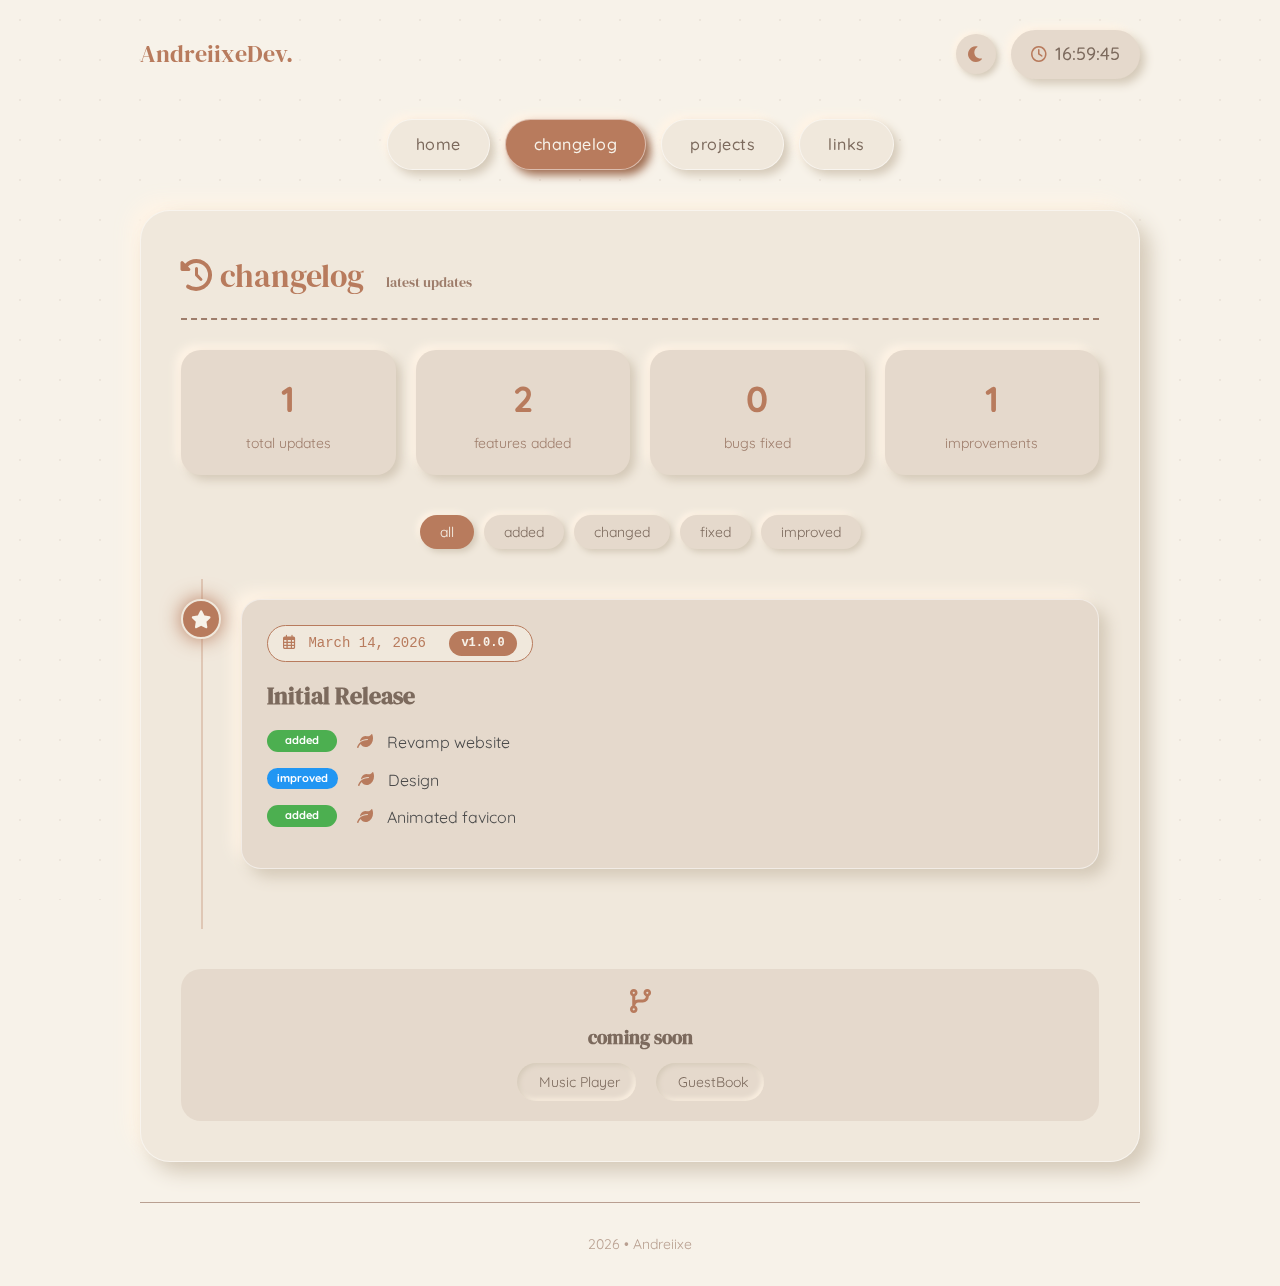
<file: changelog.html>
<!DOCTYPE html>
<html lang="en">
<head>
    <meta charset="UTF-8">
    <meta name="viewport" content="width=device-width, initial-scale=1.0">
    <title>Changelog | AndreiixeDev.</title>
    <link rel="icon" type="image/x-icon" href="data:image/x-icon;,">
    <script src="js/favicon.js"></script>
    <link rel="stylesheet" href="https://cdnjs.cloudflare.com/ajax/libs/font-awesome/6.0.0/css/all.min.css">
    <link rel="stylesheet" href="styles/style.css">
    <style>
        .changelog-timeline {
            position: relative;
            padding: 20px 0;
        }

        .changelog-timeline::before {
            content: '';
            position: absolute;
            left: 20px;
            top: 0;
            bottom: 0;
            width: 2px;
            background: var(--accent);
            opacity: 0.3;
        }

        .changelog-item {
            position: relative;
            padding-left: 60px;
            margin-bottom: 40px;
            animation: slideIn 0.5s ease-out;
            animation-fill-mode: both;
        }

        .changelog-item:nth-child(1) { animation-delay: 0.1s; }
        .changelog-item:nth-child(2) { animation-delay: 0.2s; }
        .changelog-item:nth-child(3) { animation-delay: 0.3s; }
        .changelog-item:nth-child(4) { animation-delay: 0.4s; }
        .changelog-item:nth-child(5) { animation-delay: 0.5s; }
        .changelog-item:nth-child(6) { animation-delay: 0.6s; }
        .changelog-item:nth-child(7) { animation-delay: 0.7s; }

        @keyframes slideIn {
            from {
                opacity: 0;
                transform: translateX(-20px);
            }
            to {
                opacity: 1;
                transform: translateX(0);
            }
        }

        .changelog-marker {
            position: absolute;
            left: 0;
            top: 0;
            width: 40px;
            height: 40px;
            background: var(--accent);
            border-radius: 50%;
            display: flex;
            align-items: center;
            justify-content: center;
            color: var(--bg-primary);
            font-size: 18px;
            box-shadow: 0 0 20px var(--accent);
            border: 2px solid var(--bg-secondary);
            z-index: 2;
        }

        .changelog-content {
            background: var(--bg-tertiary);
            border-radius: 20px;
            padding: 25px;
            box-shadow: 8px 8px 15px var(--shadow-dark), -8px -8px 15px var(--shadow-light);
            border: 1px solid var(--border-light);
        }

        .changelog-date {
            display: inline-block;
            font-family: 'Space Mono', monospace;
            font-size: 14px;
            color: var(--accent);
            background: var(--bg-secondary);
            padding: 5px 15px;
            border-radius: 30px;
            margin-bottom: 15px;
            border: 1px solid var(--accent);
        }

        .changelog-title {
            font-family: 'DM Serif Display', serif;
            font-size: 24px;
            color: var(--text-secondary);
            margin-bottom: 15px;
        }

        .changelog-version {
            display: inline-block;
            background: var(--accent);
            color: var(--bg-primary);
            padding: 3px 12px;
            border-radius: 20px;
            font-size: 12px;
            font-weight: bold;
            margin-left: 15px;
            vertical-align: middle;
        }

        .changelog-list {
            list-style: none;
            padding: 0;
        }

        .changelog-list li {
            margin-bottom: 12px;
            display: flex;
            align-items: flex-start;
            gap: 10px;
            color: var(--text-primary);
            line-height: 1.6;
        }

        .changelog-list li i {
            width: 20px;
            margin-top: 3px;
        }

        .changelog-tag {
            display: inline-block;
            padding: 2px 10px;
            border-radius: 20px;
            font-size: 11px;
            font-weight: bold;
            margin-right: 10px;
            min-width: 70px;
            text-align: center;
        }

        .tag-added {
            background: #4CAF50;
            color: white;
        }

        .tag-changed {
            background: #FFC107;
            color: #333;
        }

        .tag-fixed {
            background: #F44336;
            color: white;
        }

        .tag-improved {
            background: #2196F3;
            color: white;
        }

        .tag-removed {
            background: #9C27B0;
            color: white;
        }

        /* Stats cards */
        .stats-grid {
            display: grid;
            grid-template-columns: repeat(auto-fit, minmax(150px, 1fr));
            gap: 20px;
            margin-bottom: 40px;
        }

        .stat-card {
            background: var(--bg-tertiary);
            border-radius: 20px;
            padding: 20px;
            text-align: center;
            box-shadow: 5px 5px 10px var(--shadow-dark), -5px -5px 10px var(--shadow-light);
        }

        .stat-number {
            font-size: 36px;
            font-weight: bold;
            color: var(--accent);
            margin-bottom: 5px;
        }

        .stat-label {
            color: var(--text-muted);
            font-size: 14px;
        }

        /* Filter buttons */
        .filter-buttons {
            display: flex;
            gap: 10px;
            margin-bottom: 30px;
            flex-wrap: wrap;
            justify-content: center;
        }

        .filter-btn {
            padding: 8px 20px;
            background: var(--bg-tertiary);
            border: none;
            border-radius: 30px;
            color: var(--text-secondary);
            cursor: pointer;
            font-family: 'Quicksand', sans-serif;
            font-size: 14px;
            box-shadow: 3px 3px 6px var(--shadow-dark), -3px -3px 6px var(--shadow-light);
            transition: all 0.3s ease;
        }

        .filter-btn:hover {
            transform: translateY(-2px);
            color: var(--accent);
        }

        .filter-btn.active {
            background: var(--accent);
            color: var(--bg-primary);
        }

        @media (max-width: 600px) {
            .changelog-timeline::before {
                left: 15px;
            }
            
            .changelog-item {
                padding-left: 45px;
            }
            
            .changelog-marker {
                width: 30px;
                height: 30px;
                font-size: 14px;
            }
            
            .changelog-title {
                font-size: 20px;
            }
        }
    </style>
</head>
<body>
    <div class="container">
        <div class="header">
            <div class="logo">AndreiixeDev.</div>
            <div style="display: flex; align-items: center; gap: 15px;">
                <button class="theme-toggle" id="themeToggle" aria-label="Toggle dark mode">
                    <i class="fas fa-moon"></i>
                </button>
                <div class="live-clock">
                    <i class="far fa-clock"></i>
                    <span id="clock">--:--:--</span>
                </div>
            </div>
        </div>

        <!-- Navigation -->
        <div class="navbar">
            <a href="index.html" class="nav-link">home</a>
            <a href="changelog.html" class="nav-link active">changelog</a>
            <a href="projects.html" class="nav-link">projects</a>
            <a href="links.html" class="nav-link">links</a>
        </div>

        <!-- CHANGELOG PAGE CONTENT -->
        <div class="card">
            <div class="card-title">
                <i class="fas fa-history"></i> changelog
                <span style="font-size: 14px; margin-left: 15px; color: var(--text-muted);">latest updates</span>
            </div>

            <!-- Stats -->
            <div class="stats-grid">
                <div class="stat-card">
                    <div class="stat-number" id="totalUpdates">0</div>
                    <div class="stat-label">total updates</div>
                </div>
                <div class="stat-card">
                    <div class="stat-number" id="featuresAdded">0</div>
                    <div class="stat-label">features added</div>
                </div>
                <div class="stat-card">
                    <div class="stat-number" id="bugsFixed">0</div>
                    <div class="stat-label">bugs fixed</div>
                </div>
                <div class="stat-card">
                    <div class="stat-number" id="improvements">0</div>
                    <div class="stat-label">improvements</div>
                </div>
            </div>

            <!-- Filter buttons -->
            <div class="filter-buttons">
                <button class="filter-btn active" data-filter="all">all</button>
                <button class="filter-btn" data-filter="added">added</button>
                <button class="filter-btn" data-filter="changed">changed</button>
                <button class="filter-btn" data-filter="fixed">fixed</button>
                <button class="filter-btn" data-filter="improved">improved</button>
            </div>

            <!-- Timeline -->
            <div class="changelog-timeline" id="changelogTimeline">
                <div style="text-align: center; padding: 40px;">
                    <i class="fas fa-spinner fa-spin" style="font-size: 32px; color: var(--accent);"></i>
                    <p style="margin-top: 15px;">Loading changelog...</p>
                </div>
            </div>

            <!-- Future updates -->
            <div style="margin-top: 40px; padding: 20px; background: var(--bg-tertiary); border-radius: 20px; text-align: center;">
                <i class="fas fa-code-branch" style="font-size: 24px; color: var(--accent); margin-bottom: 10px;"></i>
                <h3 style="font-family: 'DM Serif Display'; color: var(--text-secondary); margin-bottom: 10px;">coming soon</h3>
                <div style="display: flex; justify-content: center; gap: 20px; flex-wrap: wrap;" id="futureFeatures">
                </div>
            </div>
        </div>

        <!-- Footer -->
        <div class="footer">
            <p>2026 • Andreiixe</p>
        </div>
    </div>

    <script src="js/script.js"></script>
    <script src="js/changelog.js"></script>
</body>
</html>
</file>
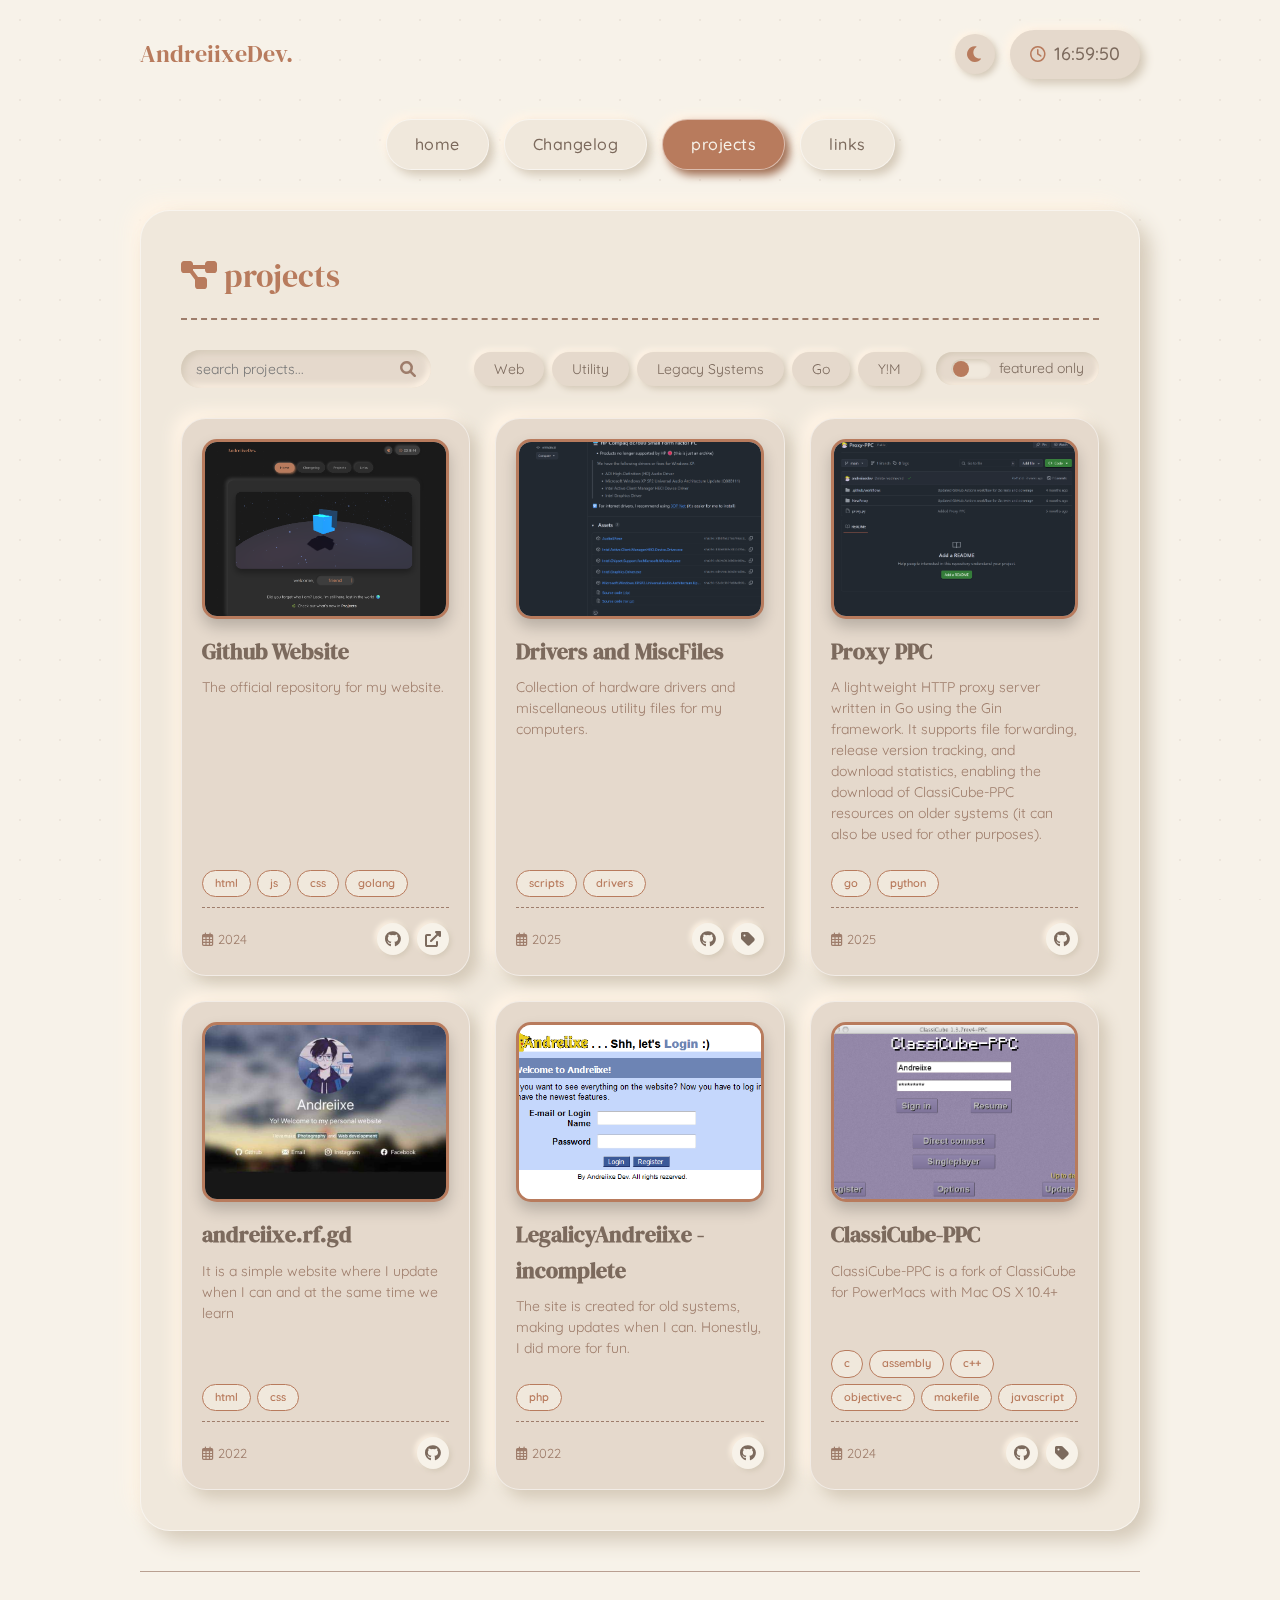
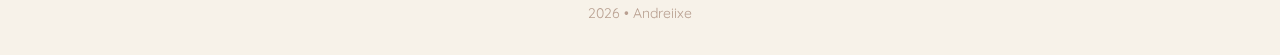
<file: projects.html>
<!DOCTYPE html>
<html lang="en">
<head>
    <meta charset="UTF-8">
    <meta name="viewport" content="width=device-width, initial-scale=1.0">
    <title>Projects | AndreiixeDev.</title>
    <link rel="icon" type="image/x-icon" href="data:image/x-icon;,">
    <script src="js/favicon.js"></script>
    <link rel="stylesheet" href="https://cdnjs.cloudflare.com/ajax/libs/font-awesome/6.0.0/css/all.min.css">
    <link rel="stylesheet" href="styles/style.css">
    <style>
        .projects-header {
            display: flex;
            justify-content: space-between;
            align-items: center;
            margin-bottom: 30px;
            flex-wrap: wrap;
            gap: 20px;
        }

        .filters-section {
            display: flex;
            gap: 15px;
            flex-wrap: wrap;
            align-items: center;
        }

        .search-box {
            position: relative;
            min-width: 250px;
        }

        .search-box input {
            width: 100%;
            padding: 10px 40px 10px 15px;
            border: none;
            border-radius: 30px;
            background: var(--bg-tertiary);
            color: var(--text-primary);
            box-shadow: inset 3px 3px 6px var(--shadow-dark), inset -3px -3px 6px var(--shadow-light);
            font-family: 'Quicksand', sans-serif;
            font-size: 14px;
        }

        .search-box input:focus {
            outline: 2px solid var(--accent);
            outline-offset: 2px;
        }

        .search-box i {
            position: absolute;
            right: 15px;
            top: 50%;
            transform: translateY(-50%);
            color: var(--text-muted);
        }

        .filter-buttons {
            display: flex;
            gap: 8px;
            flex-wrap: wrap;
        }

        .filter-btn {
            padding: 8px 20px;
            background: var(--bg-tertiary);
            border: none;
            border-radius: 30px;
            color: var(--text-secondary);
            cursor: pointer;
            font-family: 'Quicksand', sans-serif;
            font-size: 14px;
            box-shadow: 3px 3px 6px var(--shadow-dark), -3px -3px 6px var(--shadow-light);
            transition: all 0.3s ease;
        }

        .filter-btn:hover {
            transform: translateY(-2px);
            color: var(--accent);
        }

        .filter-btn.active {
            background: var(--accent);
            color: var(--bg-primary);
            box-shadow: 0 5px 15px var(--accent);
        }

        .featured-toggle {
            display: flex;
            align-items: center;
            gap: 8px;
            cursor: pointer;
            padding: 5px 15px;
            background: var(--bg-tertiary);
            border-radius: 30px;
            box-shadow: inset 2px 2px 5px var(--shadow-dark), inset -2px -2px 5px var(--shadow-light);
        }

        .featured-toggle input {
            display: none;
        }

        .featured-toggle .toggle-slider {
            width: 40px;
            height: 20px;
            background: var(--bg-secondary);
            border-radius: 20px;
            position: relative;
            transition: all 0.3s;
            box-shadow: inset 2px 2px 5px var(--shadow-dark);
        }

        .featured-toggle .toggle-slider::before {
            content: '';
            position: absolute;
            width: 16px;
            height: 16px;
            background: var(--accent);
            border-radius: 50%;
            top: 2px;
            left: 2px;
            transition: transform 0.3s;
        }

        .featured-toggle input:checked + .toggle-slider::before {
            transform: translateX(20px);
        }

        .featured-toggle span:last-child {
            font-size: 14px;
            color: var(--text-secondary);
        }

        /* Projects Grid */
        .projects-grid {
            display: grid;
            grid-template-columns: repeat(auto-fit, minmax(280px, 1fr));
            gap: 25px;
            margin-top: 20px;
        }

        .project-item {
            background: var(--bg-tertiary);
            border-radius: 25px;
            padding: 20px;
            box-shadow: 8px 8px 15px var(--shadow-dark), -8px -8px 15px var(--shadow-light);
            transition: all 0.3s ease;
            cursor: pointer;
            position: relative;
            border: 1px solid var(--border-light);
            display: flex;
            flex-direction: column;
        }

        .project-item:hover {
            transform: translateY(-8px);
            background: var(--bg-secondary);
            box-shadow: 12px 12px 20px var(--shadow-dark), -12px -12px 20px var(--shadow-light);
        }

        .project-item.featured::before {
            content: '⭐';
            position: absolute;
            top: 15px;
            right: 15px;
            font-size: 20px;
            z-index: 2;
            filter: drop-shadow(0 2px 4px rgba(0,0,0,0.2));
        }

        .project-image {
            width: 100%;
            height: 180px;
            object-fit: cover;
            border-radius: 15px;
            margin-bottom: 15px;
            border: 3px solid var(--accent);
            box-shadow: 0 8px 15px rgba(0,0,0,0.2);
            transition: all 0.3s ease;
            background: var(--bg-primary);
        }

        .project-item:hover .project-image {
            transform: scale(1.02);
            box-shadow: 0 15px 25px rgba(0,0,0,0.3);
        }

        .project-item h3 {
            font-family: 'DM Serif Display', serif;
            font-size: 22px;
            color: var(--text-secondary);
            margin-bottom: 8px;
        }

        .project-item p {
            color: var(--text-muted);
            font-size: 14px;
            margin-bottom: 15px;
            line-height: 1.5;
            flex-grow: 1;
        }

        .project-tags {
            display: flex;
            flex-wrap: wrap;
            gap: 6px;
            margin: 10px 0;
        }

        .project-tag {
            background: var(--bg-secondary);
            padding: 4px 12px;
            border-radius: 20px;
            font-size: 11px;
            font-weight: 600;
            color: var(--accent);
            border: 1px solid var(--accent);
            text-transform: lowercase;
        }

        .project-meta {
            display: flex;
            justify-content: space-between;
            align-items: center;
            color: var(--text-muted);
            font-size: 13px;
            border-top: 1px dashed var(--text-muted);
            padding-top: 15px;
            margin-top: auto;
        }

        .project-meta span {
            display: flex;
            align-items: center;
            gap: 5px;
        }

        .project-links {
            display: flex;
            gap: 8px;
            align-items: center;
        }

        .project-link {
            color: var(--text-secondary);
            transition: all 0.3s;
            font-size: 16px;
            padding: 6px;
            border-radius: 50%;
            width: 32px;
            height: 32px;
            display: flex;
            align-items: center;
            justify-content: center;
            background: var(--bg-primary);
            box-shadow: 2px 2px 5px var(--shadow-dark), -2px -2px 5px var(--shadow-light);
            text-decoration: none;
        }

        .project-link:hover {
            color: var(--accent);
            transform: translateY(-2px) scale(1.1);
            box-shadow: 3px 3px 8px var(--shadow-dark), -3px -3px 8px var(--shadow-light);
        }

        .project-link.disabled {
            opacity: 0.3;
            cursor: not-allowed;
            pointer-events: none;
        }

        /* Modal */
        .modal {
            display: none;
            position: fixed;
            top: 0;
            left: 0;
            width: 100%;
            height: 100%;
            background: rgba(0,0,0,0.9);
            backdrop-filter: blur(5px);
            z-index: 1000;
            align-items: center;
            justify-content: center;
        }

        .modal.show {
            display: flex;
        }

        .modal-content {
            background: var(--bg-secondary);
            border-radius: 30px;
            padding: 40px;
            max-width: 900px;
            width: 90%;
            max-height: 80vh;
            overflow-y: auto;
            position: relative;
            box-shadow: 0 20px 40px rgba(0,0,0,0.3);
            border: 2px solid var(--accent);
            animation: modalZoom 0.3s ease;
        }

        @keyframes modalZoom {
            from {
                transform: scale(0.8);
                opacity: 0;
            }
            to {
                transform: scale(1);
                opacity: 1;
            }
        }

        .close-modal {
            position: absolute;
            top: 20px;
            right: 30px;
            font-size: 30px;
            color: var(--text-muted);
            cursor: pointer;
            transition: all 0.3s;
            z-index: 1001;
            width: 40px;
            height: 40px;
            display: flex;
            align-items: center;
            justify-content: center;
            border-radius: 50%;
            background: var(--bg-tertiary);
            box-shadow: 2px 2px 5px var(--shadow-dark), -2px -2px 5px var(--shadow-light);
        }

        .close-modal:hover {
            color: var(--accent);
            transform: rotate(90deg);
        }

        .no-results {
            grid-column: 1/-1;
            text-align: center;
            padding: 60px 20px;
            color: var(--text-muted);
            display: none;
            background: var(--bg-tertiary);
            border-radius: 30px;
            margin-top: 20px;
        }

        .no-results i {
            font-size: 48px;
            margin-bottom: 15px;
            opacity: 0.5;
        }

        .no-results h3 {
            font-family: 'DM Serif Display', serif;
            color: var(--text-secondary);
            margin-bottom: 10px;
        }

        .loading-spinner {
            grid-column: 1/-1;
            text-align: center;
            padding: 60px;
        }

        .loading-spinner i {
            font-size: 48px;
            color: var(--accent);
            animation: spin 1s linear infinite;
        }

        @keyframes spin {
            from { transform: rotate(0deg); }
            to { transform: rotate(360deg); }
        }

        @media (max-width: 600px) {
            .projects-header {
                flex-direction: column;
                align-items: stretch;
            }
            
            .filters-section {
                flex-direction: column;
                align-items: stretch;
            }
            
            .search-box {
                min-width: 100%;
            }
            
            .filter-buttons {
                justify-content: center;
            }
            
            .featured-toggle {
                justify-content: center;
            }
            
            .modal-content {
                padding: 20px;
            }
            
            .modal-content img {
                width: 100%;
            }
        }
    </style>
</head>
<body>
    <div class="container">
        <div class="header">
            <div class="logo">AndreiixeDev.</div>
            <div style="display: flex; align-items: center; gap: 15px;">
                <button class="theme-toggle" id="themeToggle" aria-label="Toggle dark mode">
                    <i class="fas fa-moon"></i>
                </button>
                <div class="live-clock">
                    <i class="far fa-clock"></i>
                    <span id="clock">--:--:--</span>
                </div>
            </div>
        </div>

        <div class="navbar">
            <a href="index.html" class="nav-link">home</a>
            <a href="changelog.html" class="nav-link">Changelog</a>
            <a href="projects.html" class="nav-link active">projects</a>
            <a href="links.html" class="nav-link">links</a>
        </div>

        <!-- PROJECTS PAGE CONTENT -->
        <div class="card">
            <div class="card-title">
                <i class="fas fa-project-diagram"></i> projects
            </div>

            <div class="projects-header">
                <div class="search-box">
                    <input type="text" id="searchProjects" placeholder="search projects..." aria-label="Search projects">
                    <i class="fas fa-search"></i>
                </div>
                
                <div class="filters-section">
                    <div id="categoryFilters" class="filter-buttons">
                    </div>
                    
                    <label class="featured-toggle" aria-label="Show featured only">
                        <input type="checkbox" id="featuredToggle">
                        <span class="toggle-slider"></span>
                        <span>featured only</span>
                    </label>
                </div>
            </div>
            
            <div class="projects-grid" id="projectsGrid">
                <div class="loading-spinner">
                    <i class="fas fa-spinner fa-spin"></i>
                    <p style="margin-top: 15px; color: var(--text-muted);">Loading projects...</p>
                </div>
            </div>

            <div class="no-results" id="noResults">
                <i class="fas fa-folder-open"></i>
                <h3>No projects found</h3>
                <p>Try adjusting your filters or search</p>
            </div>
        </div>

        <!-- Footer -->
        <div class="footer">
            <p>2026 • Andreiixe</p>
        </div>
    </div>

    <div id="projectModal" class="modal" onclick="closeProjectModal()">
        <div class="modal-content" onclick="event.stopPropagation()">
            <span class="close-modal" onclick="closeProjectModal()">&times;</span>
            <div id="modalContent"></div>
        </div>
    </div>

    <script src="js/script.js"></script>
    <script src="js/projects.js"></script>
</body>
</html>
</file>
<file: styles/style.css>
@import url('https://fonts.googleapis.com/css2?family=Quicksand:wght@300;400;500;600;700&family=DM+Serif+Display:ital@0;1&display=swap');

/* Teme */
:root {
    --bg-primary: #f7f2e9;
    --bg-secondary: #f0e8dc;
    --bg-tertiary: #e5d9cc;
    --text-primary: #4a4a4a;
    --text-secondary: #7c6a5d;
    --text-muted: #9e7d6b;
    --accent: #b87b5d;
    --accent-dark: #9e6b4f;
    --shadow-light: #fff4e6;
    --shadow-dark: #d4c9b8;
    --border-light: rgba(255,255,255,0.5);
}

[data-theme="dark"] {
    --bg-primary: #1a1a1a;
    --bg-secondary: #2d2d2d;
    --bg-tertiary: #3d3d3d;
    --text-primary: #e0e0e0;
    --text-secondary: #b0b0b0;
    --text-muted: #8a8a8a;
    --accent: #b87b5d;
    --accent-dark: #9e6b4f;
    --shadow-light: #3d3d3d;
    --shadow-dark: #1a1a1a;
    --border-light: rgba(255,255,255,0.1);
}

* {
    margin: 0;
    padding: 0;
    box-sizing: border-box;
    transition: background-color 0.3s ease, color 0.2s ease, border-color 0.3s ease, box-shadow 0.3s ease;
}

body {
    font-family: 'Quicksand', sans-serif;
    background: var(--bg-primary);
    min-height: 100vh;
    padding: 20px;
    color: var(--text-primary);
    line-height: 1.6;
}

/* Pattern subtil */
body::before {
    content: "";
    position: fixed;
    top: 0;
    left: 0;
    width: 100%;
    height: 100%;
    background-image: radial-gradient(var(--text-muted) 1px, transparent 1px);
    background-size: 40px 40px;
    opacity: 0.1;
    pointer-events: none;
    z-index: 0;
}

.container {
    max-width: 1000px;
    margin: 0 auto;
    position: relative;
    z-index: 10;
}

/* Header */
.header {
    display: flex;
    justify-content: space-between;
    align-items: center;
    margin-bottom: 20px;
    padding: 10px 0;
    flex-wrap: wrap;
    gap: 15px;
}

.logo {
    font-family: 'DM Serif Display', serif;
    font-size: 24px;
    color: var(--accent);
}

/* Theme toggle */
.theme-toggle {
    background: var(--bg-tertiary);
    border: none;
    width: 40px;
    height: 40px;
    border-radius: 50%;
    display: flex;
    align-items: center;
    justify-content: center;
    color: var(--accent);
    font-size: 18px;
    cursor: pointer;
    box-shadow: 3px 3px 6px var(--shadow-dark), -3px -3px 6px var(--shadow-light);
    transition: all 0.3s ease;
}

.theme-toggle:hover {
    transform: scale(1.1);
    color: var(--accent-dark);
}

.theme-toggle i {
    pointer-events: none;
}

/* Live clock */
.live-clock {
    background: var(--bg-tertiary);
    padding: 10px 20px;
    border-radius: 40px;
    font-family: 'Quicksand', monospace;
    font-size: 18px;
    font-weight: 500;
    color: var(--text-secondary);
    box-shadow: 5px 5px 10px var(--shadow-dark), -5px -5px 10px var(--shadow-light);
    display: flex;
    align-items: center;
    gap: 8px;
}

.live-clock i {
    color: var(--accent);
    font-size: 16px;
}

/* Navigare */
.navbar {
    display: flex;
    justify-content: center;
    gap: 15px;
    margin: 30px 0 40px;
    flex-wrap: wrap;
}

.nav-link {
    padding: 12px 28px;
    background: var(--bg-secondary);
    border-radius: 40px;
    text-decoration: none;
    color: var(--text-secondary);
    font-weight: 500;
    letter-spacing: 0.5px;
    box-shadow: 5px 5px 10px var(--shadow-dark), -5px -5px 10px var(--shadow-light);
    transition: all 0.3s ease;
    border: 1px solid var(--border-light);
}

.nav-link:hover {
    box-shadow: inset 5px 5px 10px var(--shadow-dark), inset -5px -5px 10px var(--shadow-light);
    transform: translateY(2px);
    color: var(--accent);
}

.nav-link.active {
    background: var(--accent);
    color: var(--bg-primary);
    box-shadow: 5px 5px 10px var(--accent-dark), -5px -5px 10px var(--shadow-light);
}

/* Card-uri */
.card {
    background: var(--bg-secondary);
    border-radius: 30px;
    padding: 40px;
    margin-bottom: 30px;
    box-shadow: 10px 10px 20px var(--shadow-dark), -10px -10px 20px var(--shadow-light);
    border: 1px solid var(--border-light);
}

.card-title {
    font-family: 'DM Serif Display', serif;
    font-size: 32px;
    color: var(--accent);
    margin-bottom: 30px;
    border-bottom: 2px dashed var(--text-muted);
    padding-bottom: 15px;
}

/* Profile section */
.profile-section {
    display: flex;
    gap: 40px;
    align-items: center;
    flex-wrap: wrap;
}

.avatar-placeholder {
    width: 160px;
    height: 160px;
    background: var(--bg-tertiary);
    border-radius: 50%;
    display: flex;
    align-items: center;
    justify-content: center;
    font-size: 64px;
    color: var(--accent);
    box-shadow: 8px 8px 15px var(--shadow-dark), -8px -8px 15px var(--shadow-light);
}

.profile-info {
    flex: 1;
}

.profile-name {
    font-family: 'DM Serif Display', serif;
    font-size: 42px;
    color: var(--text-secondary);
    margin-bottom: 10px;
}

.profile-bio {
    font-size: 18px;
    color: var(--text-primary);
    margin-bottom: 25px;
    line-height: 1.8;
    opacity: 0.9;
}

/* Tags */
.tags {
    display: flex;
    flex-wrap: wrap;
    gap: 10px;
}

.tag {
    background: var(--bg-tertiary);
    padding: 8px 16px;
    border-radius: 30px;
    color: var(--text-secondary);
    font-size: 14px;
    display: flex;
    align-items: center;
    gap: 6px;
    box-shadow: inset 2px 2px 5px var(--shadow-dark), inset -2px -2px 5px var(--shadow-light);
}

.tag i {
    color: var(--accent);
}

/* Projects grid */
.projects-grid {
    display: grid;
    grid-template-columns: repeat(auto-fit, minmax(250px, 1fr));
    gap: 25px;
}

.project-item {
    background: var(--bg-tertiary);
    border-radius: 25px;
    padding: 25px;
    box-shadow: 8px 8px 15px var(--shadow-dark), -8px -8px 15px var(--shadow-light);
    transition: all 0.3s ease;
}

.project-item:hover {
    transform: translateY(-5px);
    background: var(--bg-secondary);
}

.project-icon {
    font-size: 32px;
    color: var(--accent);
    margin-bottom: 15px;
}

.project-item h3 {
    font-family: 'DM Serif Display', serif;
    font-size: 22px;
    color: var(--text-secondary);
    margin-bottom: 10px;
}

.project-item p {
    color: var(--text-muted);
    margin-bottom: 15px;
    font-size: 15px;
}

.project-meta {
    display: flex;
    justify-content: space-between;
    color: var(--accent);
    font-size: 13px;
    border-top: 1px dashed var(--text-muted);
    padding-top: 12px;
}

/* Links list */
.links-list {
    display: flex;
    flex-direction: column;
    gap: 15px;
}

.link-item {
    display: flex;
    align-items: center;
    padding: 18px 25px;
    background: var(--bg-tertiary);
    border-radius: 50px;
    text-decoration: none;
    color: var(--text-secondary);
    box-shadow: 5px 5px 10px var(--shadow-dark), -5px -5px 10px var(--shadow-light);
    transition: all 0.3s ease;
    gap: 20px;
}

.link-item:hover {
    box-shadow: inset 5px 5px 10px var(--shadow-dark), inset -5px -5px 10px var(--shadow-light);
    transform: translateX(5px);
}

.link-icon {
    width: 50px;
    height: 50px;
    background: var(--bg-secondary);
    border-radius: 50%;
    display: flex;
    align-items: center;
    justify-content: center;
    font-size: 20px;
    color: var(--accent);
    box-shadow: 3px 3px 6px var(--shadow-dark), -3px -3px 6px var(--shadow-light);
}

.link-content {
    flex: 1;
}

.link-title {
    font-family: 'DM Serif Display', serif;
    font-size: 18px;
    margin-bottom: 3px;
    color: var(--text-secondary);
}

.link-sub {
    font-size: 13px;
    color: var(--text-muted);
}

/* Footer */
.footer {
    text-align: center;
    padding: 30px 0 10px;
    color: var(--text-muted);
    font-size: 14px;
    border-top: 1px solid var(--text-muted);
    margin-top: 40px;
    opacity: 0.7;
}

/* Responsive */
@media (max-width: 600px) {
    .profile-section {
        flex-direction: column;
        text-align: center;
    }
    
    .profile-name {
        font-size: 32px;
    }
    
    .nav-link {
        padding: 10px 20px;
        font-size: 14px;
    }

    .header {
        flex-direction: column;
        text-align: center;
    }
}
</file>
